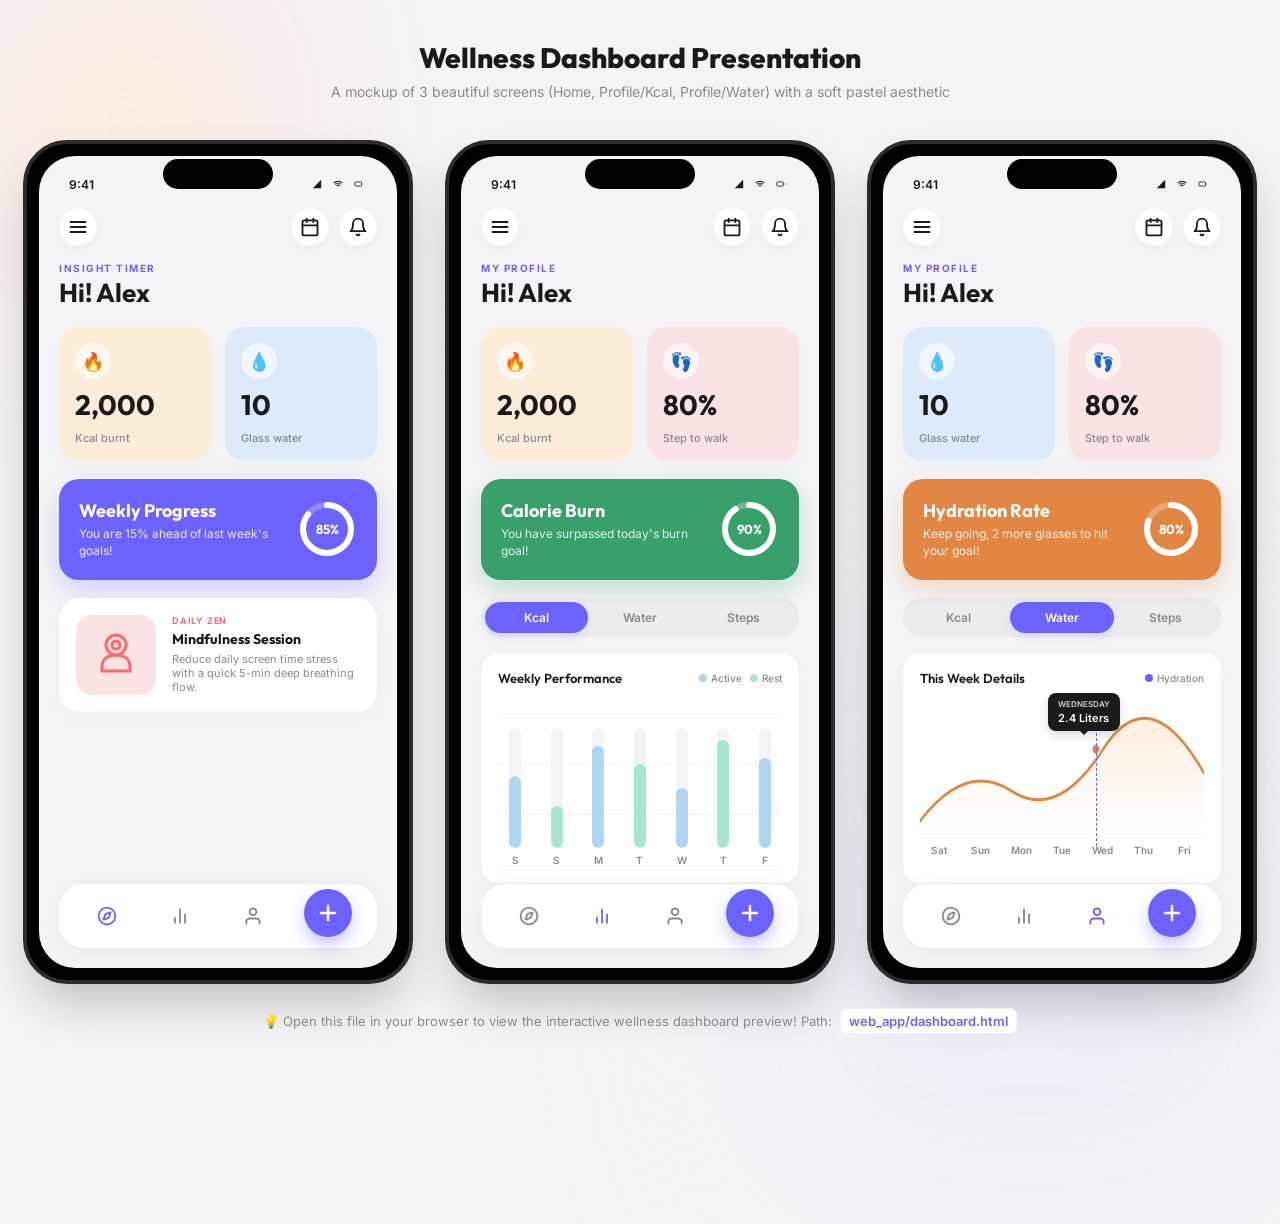
<file: web_app/dashboard.html>
<!DOCTYPE html>
<html lang="en">
<head>
  <meta charset="UTF-8" />
  <meta name="viewport" content="width=device-width, initial-scale=1.0" />
  <title>Wellness Dashboard — WriteSense UI Design</title>
  <link rel="preconnect" href="https://fonts.googleapis.com">
  <link rel="preconnect" href="https://fonts.gstatic.com" crossorigin>
  <link href="https://fonts.googleapis.com/css2?family=Outfit:wght@400;500;600;700;800&family=Inter:wght@400;500;600;700&display=swap" rel="stylesheet">
  <style>
    :root {
      --primary: #6C63FF;
      --primary-light: #8C84FF;
      --bg-peach: #FDECD8;
      --bg-blue: #DCEAFB;
      --bg-pink: #FBE3E4;
      --neutral-bg: #F4F4F6;
      --card-bg: #FFFFFF;
      --text-main: #1A1A1A;
      --text-sub: #8A8A8E;
      --mint: #A8E6CF;
      --pale-blue: #AED6F1;
      --font-display: 'Outfit', sans-serif;
      --font-body: 'Inter', sans-serif;
    }

    * {
      box-sizing: border-box;
      margin: 0;
      padding: 0;
    }

    body {
      font-family: var(--font-body);
      background-color: var(--neutral-bg);
      min-height: 100vh;
      display: flex;
      flex-direction: column;
      align-items: center;
      justify-content: center;
      padding: 40px 20px;
      overflow-x: auto;
      position: relative;
    }

    /* Blurred Background Blobs & Decorative Dots */
    .bg-blob-orange {
      position: absolute;
      top: -100px;
      left: -100px;
      width: 450px;
      height: 450px;
      background: radial-gradient(circle, rgba(253, 236, 216, 0.8) 0%, rgba(251, 227, 228, 0.4) 70%, rgba(244, 244, 246, 0) 100%);
      filter: blur(80px);
      z-index: 1;
      pointer-events: none;
    }

    .bg-blob-canvas {
      position: absolute;
      bottom: -150px;
      right: -50px;
      width: 600px;
      height: 600px;
      background: radial-gradient(circle, rgba(108, 99, 255, 0.08) 0%, rgba(220, 234, 251, 0.15) 60%, rgba(244, 244, 246, 0) 100%);
      filter: blur(100px);
      z-index: 1;
      pointer-events: none;
    }

    .dot {
      position: absolute;
      border-radius: 50%;
      z-index: 2;
      pointer-events: none;
      animation: float 6s ease-in-out infinite alternate;
    }
    .dot-navy {
      width: 12px;
      height: 12px;
      background-color: #1A3C5E;
      top: 15%;
      right: 25%;
      animation-delay: 0s;
    }
    .dot-orange {
      width: 16px;
      height: 16px;
      background-color: #E28743;
      bottom: 20%;
      left: 15%;
      animation-delay: 1.5s;
    }
    .dot-purple {
      width: 10px;
      height: 10px;
      background-color: #764ABC;
      top: 45%;
      left: 30%;
      animation-delay: 3s;
    }

    @keyframes float {
      0% { transform: translateY(0px) scale(1); }
      100% { transform: translateY(-15px) scale(1.1); }
    }

    h1.dashboard-title {
      font-family: var(--font-display);
      font-weight: 800;
      color: var(--text-main);
      margin-bottom: 8px;
      font-size: 28px;
      z-index: 3;
      text-align: center;
    }

    p.dashboard-subtitle {
      font-family: var(--font-body);
      color: var(--text-sub);
      margin-bottom: 40px;
      font-size: 14px;
      z-index: 3;
      text-align: center;
    }

    /* Container for the 3 iPhone screens */
    .screens-container {
      display: flex;
      gap: 32px;
      z-index: 3;
      position: relative;
      flex-wrap: wrap;
      justify-content: center;
      align-items: flex-start;
      max-width: 1300px;
      width: 100%;
    }

    /* iPhone Frame Container */
    .iphone-frame {
      width: 390px;
      height: 844px;
      border-radius: 44px;
      background: #000000;
      padding: 12px;
      box-shadow: 0px 25px 50px -12px rgba(0, 0, 0, 0.25);
      position: relative;
      overflow: hidden;
      border: 4px solid #2C2C2E;
      transition: transform 0.3s ease, box-shadow 0.3s ease;
    }

    .iphone-frame:hover {
      transform: translateY(-5px);
      box-shadow: 0px 30px 60px -10px rgba(0, 0, 0, 0.3);
    }

    /* Inner Screen container */
    .screen-content {
      width: 100%;
      height: 100%;
      background-color: var(--neutral-bg);
      border-radius: 36px;
      overflow: hidden;
      position: relative;
      display: flex;
      flex-direction: column;
      padding: 16px 20px 20px 20px;
      color: var(--text-main);
    }

    /* Dynamic Island / Notch Mockup */
    .iphone-island {
      width: 110px;
      height: 30px;
      background: #000;
      border-radius: 20px;
      position: absolute;
      top: 15px;
      left: 50%;
      transform: translateX(-50%);
      z-index: 10;
    }

    /* Status Bar */
    .status-bar {
      display: flex;
      justify-content: space-between;
      align-items: center;
      height: 24px;
      font-size: 12px;
      font-weight: 600;
      color: var(--text-main);
      padding: 0 10px;
      margin-bottom: 12px;
      font-family: var(--font-body);
      z-index: 9;
    }

    .status-bar-icons {
      display: flex;
      gap: 5px;
      align-items: center;
    }

    .status-bar-icon {
      width: 16px;
      height: 10px;
      display: inline-block;
    }

    /* App Header Row */
    .app-header {
      display: flex;
      justify-content: space-between;
      align-items: center;
      margin-bottom: 16px;
    }

    .header-icon-btn {
      width: 38px;
      height: 38px;
      border-radius: 50%;
      background: var(--card-bg);
      display: flex;
      align-items: center;
      justify-content: center;
      box-shadow: 0px 4px 10px rgba(0, 0, 0, 0.03);
      cursor: pointer;
      border: 1px solid rgba(0,0,0,0.02);
      transition: background-color 0.2s;
    }

    .header-icon-btn:hover {
      background: #ECECEF;
    }

    .header-right {
      display: flex;
      gap: 10px;
    }

    /* Greeting Section */
    .greeting-section {
      margin-bottom: 18px;
    }

    .overline-label {
      font-family: var(--font-body);
      font-size: 10px;
      font-weight: 700;
      letter-spacing: 1.5px;
      color: var(--primary);
      text-transform: uppercase;
      margin-bottom: 2px;
      display: block;
    }

    .greeting-title {
      font-family: var(--font-display);
      font-size: 26px;
      font-weight: 700;
      color: var(--text-main);
    }

    /* Stat Cards Row */
    .stat-cards-row {
      display: flex;
      gap: 14px;
      margin-bottom: 18px;
    }

    /* Reusable Stat Card */
    .stat-card {
      flex: 1;
      border-radius: 20px;
      padding: 16px;
      display: flex;
      flex-direction: column;
      gap: 12px;
      box-shadow: 0px 8px 20px rgba(0, 0, 0, 0.02);
      transition: transform 0.2s;
      cursor: pointer;
    }

    .stat-card:hover {
      transform: scale(1.02);
    }

    .stat-card.peach { background-color: var(--bg-peach); }
    .stat-card.blue { background-color: var(--bg-blue); }
    .stat-card.pink { background-color: var(--bg-pink); }

    .stat-card-icon-badge {
      width: 36px;
      height: 36px;
      border-radius: 50%;
      background: rgba(255, 255, 255, 0.6);
      display: flex;
      align-items: center;
      justify-content: center;
      font-size: 18px;
    }

    .stat-card-number {
      font-family: var(--font-display);
      font-size: 28px;
      font-weight: 700;
      color: var(--text-main);
      line-height: 1;
    }

    .stat-card-label {
      font-family: var(--font-body);
      font-size: 11px;
      color: var(--text-sub);
      font-weight: 500;
    }

    /* Progress Banner Card */
    .progress-banner {
      border-radius: 20px;
      padding: 20px;
      background: var(--primary);
      color: #FFFFFF;
      display: flex;
      justify-content: space-between;
      align-items: center;
      margin-bottom: 18px;
      box-shadow: 0px 10px 25px rgba(108, 99, 255, 0.25);
    }

    .progress-banner.green-theme {
      background: #38A169;
      box-shadow: 0px 10px 25px rgba(56, 161, 105, 0.25);
    }

    .progress-banner.orange-theme {
      background: #E28743;
      box-shadow: 0px 10px 25px rgba(226, 135, 67, 0.25);
    }

    .progress-info {
      flex: 1;
      padding-right: 12px;
    }

    .progress-title {
      font-family: var(--font-display);
      font-size: 18px;
      font-weight: 700;
      margin-bottom: 4px;
    }

    .progress-subtitle {
      font-family: var(--font-body);
      font-size: 12px;
      opacity: 0.85;
      line-height: 1.4;
    }

    /* Circular Progress Ring */
    .progress-ring-container {
      position: relative;
      width: 60px;
      height: 60px;
      display: flex;
      align-items: center;
      justify-content: center;
    }

    .progress-ring-svg {
      transform: rotate(-90deg);
      width: 60px;
      height: 60px;
    }

    .progress-ring-circle-bg {
      fill: none;
      stroke: rgba(255, 255, 255, 0.25);
      stroke-width: 6;
    }

    .progress-ring-circle {
      fill: none;
      stroke: #FFFFFF;
      stroke-width: 6;
      stroke-linecap: round;
      transition: stroke-dashoffset 0.35s;
    }

    .progress-percent-text {
      position: absolute;
      font-family: var(--font-display);
      font-size: 13px;
      font-weight: 700;
      color: #FFFFFF;
    }

    /* Promo Card (Home Screen) */
    .promo-card {
      background: var(--card-bg);
      border-radius: 20px;
      padding: 16px;
      display: flex;
      gap: 16px;
      align-items: center;
      border: 1px solid rgba(0,0,0,0.02);
      box-shadow: 0px 8px 24px rgba(0, 0, 0, 0.02);
      margin-bottom: auto;
    }

    .promo-image-box {
      width: 80px;
      height: 80px;
      border-radius: 16px;
      background: var(--bg-pink);
      display: flex;
      align-items: center;
      justify-content: center;
      overflow: hidden;
      flex-shrink: 0;
    }

    .promo-content {
      display: flex;
      flex-direction: column;
      gap: 4px;
    }

    .promo-tag {
      font-size: 9px;
      font-weight: 700;
      color: #FF6B6B;
      text-transform: uppercase;
      letter-spacing: 0.8px;
    }

    .promo-title {
      font-family: var(--font-display);
      font-size: 14px;
      font-weight: 700;
      color: var(--text-main);
    }

    .promo-desc {
      font-size: 11px;
      color: var(--text-sub);
      line-height: 1.3;
    }

    /* Segmented Tab Bar */
    .segmented-tab-bar {
      background: #ECECEF;
      border-radius: 30px;
      padding: 4px;
      display: flex;
      margin-bottom: 16px;
      box-shadow: inset 0px 2px 4px rgba(0,0,0,0.03);
    }

    .tab-item {
      flex: 1;
      text-align: center;
      padding: 8px 0;
      font-size: 12px;
      font-weight: 600;
      color: var(--text-sub);
      border-radius: 26px;
      cursor: pointer;
      transition: all 0.2s ease;
      font-family: var(--font-body);
    }

    .tab-item.active {
      background: var(--primary);
      color: #FFFFFF;
      box-shadow: 0px 4px 10px rgba(108, 99, 255, 0.15);
    }

    /* Chart Container & Data Visualizations */
    .chart-container {
      background: var(--card-bg);
      border-radius: 16px;
      padding: 16px;
      display: flex;
      flex-direction: column;
      gap: 12px;
      box-shadow: 0px 8px 24px rgba(0, 0, 0, 0.02);
      border: 1px solid rgba(0,0,0,0.02);
      margin-bottom: auto;
      height: 230px;
      position: relative;
    }

    .chart-header {
      display: flex;
      justify-content: space-between;
      align-items: center;
    }

    .chart-title {
      font-family: var(--font-display);
      font-size: 13px;
      font-weight: 600;
      color: var(--text-main);
    }

    .chart-legend {
      display: flex;
      gap: 8px;
      font-size: 10px;
      color: var(--text-sub);
      font-weight: 500;
    }

    .legend-item {
      display: flex;
      align-items: center;
      gap: 4px;
    }

    .legend-color {
      width: 8px;
      height: 8px;
      border-radius: 50%;
    }

    /* Vertical Bar Chart (Kcal) */
    .bar-chart-visual {
      flex: 1;
      display: flex;
      justify-content: space-between;
      align-items: flex-end;
      padding-top: 15px;
      position: relative;
    }

    /* Grid Lines background */
    .grid-lines {
      position: absolute;
      top: 15px;
      bottom: 0;
      left: 0;
      right: 0;
      display: flex;
      flex-direction: column;
      justify-content: space-between;
      pointer-events: none;
      z-index: 1;
    }

    .grid-line {
      width: 100%;
      height: 1px;
      background-color: rgba(0,0,0,0.04);
      position: relative;
    }

    .bar-wrapper {
      display: flex;
      flex-direction: column;
      align-items: center;
      gap: 6px;
      width: 12%;
      z-index: 2;
    }

    .bar-track {
      width: 12px;
      height: 120px;
      background-color: #F4F4F6;
      border-radius: 6px;
      display: flex;
      align-items: flex-end;
      overflow: hidden;
    }

    .bar-fill {
      width: 100%;
      border-radius: 6px;
      transition: height 1s ease-out;
    }
    .bar-fill.mint {
      background-color: var(--mint);
    }
    .bar-fill.pale-blue {
      background-color: var(--pale-blue);
    }

    .bar-label {
      font-size: 10px;
      font-weight: 600;
      color: var(--text-sub);
    }

    /* Area / Line Chart (Water) */
    .area-chart-visual {
      flex: 1;
      position: relative;
      margin-top: 15px;
      z-index: 2;
    }

    .chart-svg {
      width: 100%;
      height: 120px;
    }

    /* Dotted vertical tooltip line */
    .tooltip-line {
      position: absolute;
      top: 0;
      bottom: 20px;
      left: 62%;
      border-left: 1.5px dashed var(--primary);
      z-index: 3;
    }

    /* Floating Tooltip Card */
    .tooltip-card {
      position: absolute;
      top: -20px;
      left: 45%;
      background: var(--text-main);
      color: #FFFFFF;
      padding: 6px 10px;
      border-radius: 8px;
      font-size: 11px;
      font-weight: 600;
      box-shadow: 0px 4px 10px rgba(0,0,0,0.15);
      z-index: 4;
      display: flex;
      flex-direction: column;
      align-items: center;
      gap: 2px;
    }

    .tooltip-card::after {
      content: '';
      position: absolute;
      bottom: -4px;
      left: 50%;
      transform: translateX(-50%);
      border-width: 4px 4px 0;
      border-style: solid;
      border-color: var(--text-main) transparent;
      display: block;
      width: 0;
    }

    .area-labels {
      display: flex;
      justify-content: space-between;
      padding-top: 6px;
      border-top: 1px solid rgba(0,0,0,0.04);
    }

    .area-label {
      font-size: 10px;
      font-weight: 600;
      color: var(--text-sub);
      width: 14%;
      text-align: center;
    }

    /* Bottom Navigation Bar */
    .bottom-nav-bar {
      height: 64px;
      background: var(--card-bg);
      border-radius: 24px;
      display: flex;
      justify-content: space-around;
      align-items: center;
      box-shadow: 0px -4px 20px rgba(0, 0, 0, 0.02), 0px 10px 24px rgba(0, 0, 0, 0.03);
      padding: 0 10px;
      position: relative;
      margin-top: auto;
      border: 1px solid rgba(0,0,0,0.01);
    }

    .nav-item {
      display: flex;
      align-items: center;
      justify-content: center;
      width: 44px;
      height: 44px;
      border-radius: 50%;
      color: var(--text-sub);
      cursor: pointer;
      transition: all 0.2s;
    }

    .nav-item.active {
      color: var(--primary);
    }

    .nav-item:hover {
      background: rgba(108, 99, 255, 0.05);
    }

    /* Prominent Floating action button */
    .floating-fab {
      width: 48px;
      height: 48px;
      border-radius: 50%;
      background: var(--primary);
      color: #FFFFFF;
      display: flex;
      align-items: center;
      justify-content: center;
      box-shadow: 0px 8px 16px rgba(108, 99, 255, 0.35);
      cursor: pointer;
      transition: transform 0.2s, box-shadow 0.2s;
      margin-bottom: 6px; /* slightly raised */
    }

    .floating-fab:hover {
      transform: translateY(-2px);
      box-shadow: 0px 10px 20px rgba(108, 99, 255, 0.45);
    }

    /* Icons */
    .icon {
      fill: none;
      stroke: currentColor;
      stroke-width: 2.2;
      stroke-linecap: round;
      stroke-linejoin: round;
      width: 20px;
      height: 20px;
    }

    /* Quick view interactive buttons */
    .interactive-hint {
      margin-top: 24px;
      font-size: 13px;
      color: var(--text-sub);
      z-index: 3;
      display: flex;
      align-items: center;
      gap: 8px;
    }

    .interactive-hint span {
      background: var(--card-bg);
      padding: 4px 8px;
      border-radius: 6px;
      font-weight: 600;
      color: var(--primary);
      border: 1px solid rgba(0,0,0,0.05);
    }
  </style>
</head>
<body>

  <!-- Decorative Background Blobs & Floating Dots -->
  <div class="bg-blob-orange"></div>
  <div class="bg-blob-canvas"></div>
  <div class="dot dot-navy"></div>
  <div class="dot dot-orange"></div>
  <div class="dot dot-purple"></div>

  <h1 class="dashboard-title">Wellness Dashboard Presentation</h1>
  <p class="dashboard-subtitle">A mockup of 3 beautiful screens (Home, Profile/Kcal, Profile/Water) with a soft pastel aesthetic</p>

  <div class="screens-container">

    <!-- ══════════════════════════════════════════════════════════════════════
         SCREEN 1: HOME
    ══════════════════════════════════════════════════════════════════════ -->
    <div class="iphone-frame">
      <div class="iphone-island"></div>
      <div class="screen-content">
        <!-- Status Bar -->
        <div class="status-bar">
          <span>9:41</span>
          <div class="status-bar-icons">
            <!-- Signal -->
            <svg class="status-bar-icon" viewBox="0 0 24 24" fill="currentColor"><path d="M2 22h20V2z"/></svg>
            <!-- Wifi -->
            <svg class="status-bar-icon" viewBox="0 0 24 24" fill="none" stroke="currentColor" stroke-width="2.5"><path d="M12 20h.01M8.5 16.5a5 5 0 0 1 7 0M5 13a10 10 0 0 1 14 0M1.5 9.5a15 15 0 0 1 21 0"/></svg>
            <!-- Battery -->
            <svg class="status-bar-icon" viewBox="0 0 24 24" fill="none" stroke="currentColor" stroke-width="2"><rect x="2" y="7" width="16" height="10" rx="2"/><line x1="22" y1="11" x2="22" y2="13"/></svg>
          </div>
        </div>

        <!-- Header -->
        <div class="app-header">
          <div class="header-icon-btn">
            <svg class="icon" viewBox="0 0 24 24"><line x1="3" y1="12" x2="21" y2="12"/><line x1="3" y1="6" x2="21" y2="6"/><line x1="3" y1="18" x2="21" y2="18"/></svg>
          </div>
          <div class="header-right">
            <div class="header-icon-btn">
              <svg class="icon" viewBox="0 0 24 24"><rect x="3" y="4" width="18" height="18" rx="2" ry="2"/><line x1="16" y1="2" x2="16" y2="6"/><line x1="8" y1="2" x2="8" y2="6"/><line x1="3" y1="10" x2="21" y2="10"/></svg>
            </div>
            <div class="header-icon-btn">
              <svg class="icon" viewBox="0 0 24 24"><path d="M18 8A6 6 0 0 0 6 8c0 7-3 9-3 9h18s-3-2-3-9"/><path d="M13.73 21a2 2 0 0 1-3.46 0"/></svg>
            </div>
          </div>
        </div>

        <!-- Greeting -->
        <div class="greeting-section">
          <span class="overline-label">INSIGHT TIMER</span>
          <h2 class="greeting-title">Hi! Alex</h2>
        </div>

        <!-- Stat Cards -->
        <div class="stat-cards-row">
          <!-- StatCard: Kcal -->
          <div class="stat-card peach">
            <div class="stat-card-icon-badge">🔥</div>
            <div class="stat-card-number">2,000</div>
            <div class="stat-card-label">Kcal burnt</div>
          </div>
          <!-- StatCard: Water -->
          <div class="stat-card blue">
            <div class="stat-card-icon-badge">💧</div>
            <div class="stat-card-number">10</div>
            <div class="stat-card-label">Glass water</div>
          </div>
        </div>

        <!-- ProgressBanner -->
        <div class="progress-banner">
          <div class="progress-info">
            <h3 class="progress-title">Weekly Progress</h3>
            <p class="progress-subtitle">You are 15% ahead of last week's goals!</p>
          </div>
          <div class="progress-ring-container">
            <svg class="progress-ring-svg">
              <circle class="progress-ring-circle-bg" cx="30" cy="30" r="24"/>
              <circle class="progress-ring-circle" cx="30" cy="30" r="24" stroke-dasharray="150.79" stroke-dashoffset="22.61"/> <!-- 85% -->
            </svg>
            <span class="progress-percent-text">85%</span>
          </div>
        </div>

        <!-- Promo/Illustration Card -->
        <div class="promo-card">
          <div class="promo-image-box">
            <!-- Simple clean SVG illustration representing wellness/mindfulness -->
            <svg width="48" height="48" viewBox="0 0 24 24" fill="none" stroke="#FF6B6B" stroke-width="1.5">
              <path d="M12 2a5 5 0 1 0 0 10 5 5 0 1 0 0-10z" fill="rgba(251, 227, 228, 0.6)"/>
              <path d="M12 12c-4 0-7 2-7 6v2h14v-2c0-4-3-6-7-6z"/>
              <circle cx="12" cy="7" r="2"/>
            </svg>
          </div>
          <div class="promo-content">
            <span class="promo-tag">Daily Zen</span>
            <h4 class="promo-title">Mindfulness Session</h4>
            <p class="promo-desc">Reduce daily screen time stress with a quick 5-min deep breathing flow.</p>
          </div>
        </div>

        <!-- Bottom Navigation Bar -->
        <div class="bottom-nav-bar">
          <div class="nav-item active">
            <svg class="icon" viewBox="0 0 24 24"><circle cx="12" cy="12" r="10"/><polygon points="16.24 7.76 14.12 14.12 7.76 16.24 9.88 9.88 16.24 7.76"/></svg>
          </div>
          <div class="nav-item">
            <svg class="icon" viewBox="0 0 24 24"><line x1="18" y1="20" x2="18" y2="10"/><line x1="12" y1="20" x2="12" y2="4"/><line x1="6" y1="20" x2="6" y2="14"/></svg>
          </div>
          <div class="nav-item">
            <svg class="icon" viewBox="0 0 24 24"><path d="M20 21v-2a4 4 0 0 0-4-4H8a4 4 0 0 0-4 4v2"/><circle cx="12" cy="7" r="4"/></svg>
          </div>
          <div class="floating-fab">
            <svg class="icon" style="width:24px;height:24px;stroke-width:2.5" viewBox="0 0 24 24"><line x1="12" y1="5" x2="12" y2="19"/><line x1="5" y1="12" x2="19" y2="12"/></svg>
          </div>
        </div>
      </div>
    </div>

    <!-- ══════════════════════════════════════════════════════════════════════
         SCREEN 2: PROFILE / KCAL
    ══════════════════════════════════════════════════════════════════════ -->
    <div class="iphone-frame">
      <div class="iphone-island"></div>
      <div class="screen-content">
        <!-- Status Bar -->
        <div class="status-bar">
          <span>9:41</span>
          <div class="status-bar-icons">
            <svg class="status-bar-icon" viewBox="0 0 24 24" fill="currentColor"><path d="M2 22h20V2z"/></svg>
            <svg class="status-bar-icon" viewBox="0 0 24 24" fill="none" stroke="currentColor" stroke-width="2.5"><path d="M12 20h.01M8.5 16.5a5 5 0 0 1 7 0M5 13a10 10 0 0 1 14 0M1.5 9.5a15 15 0 0 1 21 0"/></svg>
            <svg class="status-bar-icon" viewBox="0 0 24 24" fill="none" stroke="currentColor" stroke-width="2"><rect x="2" y="7" width="16" height="10" rx="2"/><line x1="22" y1="11" x2="22" y2="13"/></svg>
          </div>
        </div>

        <!-- Header -->
        <div class="app-header">
          <div class="header-icon-btn">
            <svg class="icon" viewBox="0 0 24 24"><line x1="3" y1="12" x2="21" y2="12"/><line x1="3" y1="6" x2="21" y2="6"/><line x1="3" y1="18" x2="21" y2="18"/></svg>
          </div>
          <div class="header-right">
            <div class="header-icon-btn">
              <svg class="icon" viewBox="0 0 24 24"><rect x="3" y="4" width="18" height="18" rx="2" ry="2"/><line x1="16" y1="2" x2="16" y2="6"/><line x1="8" y1="2" x2="8" y2="6"/><line x1="3" y1="10" x2="21" y2="10"/></svg>
            </div>
            <div class="header-icon-btn">
              <svg class="icon" viewBox="0 0 24 24"><path d="M18 8A6 6 0 0 0 6 8c0 7-3 9-3 9h18s-3-2-3-9"/><path d="M13.73 21a2 2 0 0 1-3.46 0"/></svg>
            </div>
          </div>
        </div>

        <!-- Greeting -->
        <div class="greeting-section">
          <span class="overline-label">MY PROFILE</span>
          <h2 class="greeting-title">Hi! Alex</h2>
        </div>

        <!-- Stat Cards -->
        <div class="stat-cards-row">
          <div class="stat-card peach">
            <div class="stat-card-icon-badge">🔥</div>
            <div class="stat-card-number">2,000</div>
            <div class="stat-card-label">Kcal burnt</div>
          </div>
          <div class="stat-card pink">
            <div class="stat-card-icon-badge">👣</div>
            <div class="stat-card-number">80%</div>
            <div class="stat-card-label">Step to walk</div>
          </div>
        </div>

        <!-- ProgressBanner (with alternative Green theme to represent calorie balance success) -->
        <div class="progress-banner green-theme">
          <div class="progress-info">
            <h3 class="progress-title">Calorie Burn</h3>
            <p class="progress-subtitle">You have surpassed today's burn goal!</p>
          </div>
          <div class="progress-ring-container">
            <svg class="progress-ring-svg">
              <circle class="progress-ring-circle-bg" cx="30" cy="30" r="24"/>
              <circle class="progress-ring-circle" cx="30" cy="30" r="24" stroke-dasharray="150.79" stroke-dashoffset="15.08"/> <!-- 90% -->
            </svg>
            <span class="progress-percent-text">90%</span>
          </div>
        </div>

        <!-- Segmented Tab Bar -->
        <div class="segmented-tab-bar">
          <div class="tab-item active">Kcal</div>
          <div class="tab-item">Water</div>
          <div class="tab-item">Steps</div>
        </div>

        <!-- Bar Chart (Kcal) -->
        <div class="chart-container">
          <div class="chart-header">
            <span class="chart-title">Weekly Performance</span>
            <div class="chart-legend">
              <div class="legend-item">
                <span class="legend-color" style="background-color: var(--pale-blue)"></span>
                <span>Active</span>
              </div>
              <div class="legend-item">
                <span class="legend-color" style="background-color: var(--mint)"></span>
                <span>Rest</span>
              </div>
            </div>
          </div>
          <div class="bar-chart-visual">
            <div class="grid-lines">
              <div class="grid-line"></div>
              <div class="grid-line"></div>
              <div class="grid-line"></div>
              <div class="grid-line"></div>
            </div>
            <!-- Sat -->
            <div class="bar-wrapper">
              <div class="bar-track"><div class="bar-fill pale-blue" style="height: 60%"></div></div>
              <span class="bar-label">S</span>
            </div>
            <!-- Sun -->
            <div class="bar-wrapper">
              <div class="bar-track"><div class="bar-fill mint" style="height: 35%"></div></div>
              <span class="bar-label">S</span>
            </div>
            <!-- Mon -->
            <div class="bar-wrapper">
              <div class="bar-track"><div class="bar-fill pale-blue" style="height: 85%"></div></div>
              <span class="bar-label">M</span>
            </div>
            <!-- Tue -->
            <div class="bar-wrapper">
              <div class="bar-track"><div class="bar-fill mint" style="height: 70%"></div></div>
              <span class="bar-label">T</span>
            </div>
            <!-- Wed -->
            <div class="bar-wrapper">
              <div class="bar-track"><div class="bar-fill pale-blue" style="height: 50%"></div></div>
              <span class="bar-label">W</span>
            </div>
            <!-- Thu -->
            <div class="bar-wrapper">
              <div class="bar-track"><div class="bar-fill mint" style="height: 90%"></div></div>
              <span class="bar-label">T</span>
            </div>
            <!-- Fri -->
            <div class="bar-wrapper">
              <div class="bar-track"><div class="bar-fill pale-blue" style="height: 75%"></div></div>
              <span class="bar-label">F</span>
            </div>
          </div>
        </div>

        <!-- Bottom Navigation Bar -->
        <div class="bottom-nav-bar">
          <div class="nav-item">
            <svg class="icon" viewBox="0 0 24 24"><circle cx="12" cy="12" r="10"/><polygon points="16.24 7.76 14.12 14.12 7.76 16.24 9.88 9.88 16.24 7.76"/></svg>
          </div>
          <div class="nav-item active">
            <svg class="icon" viewBox="0 0 24 24"><line x1="18" y1="20" x2="18" y2="10"/><line x1="12" y1="20" x2="12" y2="4"/><line x1="6" y1="20" x2="6" y2="14"/></svg>
          </div>
          <div class="nav-item">
            <svg class="icon" viewBox="0 0 24 24"><path d="M20 21v-2a4 4 0 0 0-4-4H8a4 4 0 0 0-4 4v2"/><circle cx="12" cy="7" r="4"/></svg>
          </div>
          <div class="floating-fab">
            <svg class="icon" style="width:24px;height:24px;stroke-width:2.5" viewBox="0 0 24 24"><line x1="12" y1="5" x2="12" y2="19"/><line x1="5" y1="12" x2="19" y2="12"/></svg>
          </div>
        </div>
      </div>
    </div>

    <!-- ══════════════════════════════════════════════════════════════════════
         SCREEN 3: PROFILE / WATER
    ══════════════════════════════════════════════════════════════════════ -->
    <div class="iphone-frame">
      <div class="iphone-island"></div>
      <div class="screen-content">
        <!-- Status Bar -->
        <div class="status-bar">
          <span>9:41</span>
          <div class="status-bar-icons">
            <svg class="status-bar-icon" viewBox="0 0 24 24" fill="currentColor"><path d="M2 22h20V2z"/></svg>
            <svg class="status-bar-icon" viewBox="0 0 24 24" fill="none" stroke="currentColor" stroke-width="2.5"><path d="M12 20h.01M8.5 16.5a5 5 0 0 1 7 0M5 13a10 10 0 0 1 14 0M1.5 9.5a15 15 0 0 1 21 0"/></svg>
            <svg class="status-bar-icon" viewBox="0 0 24 24" fill="none" stroke="currentColor" stroke-width="2"><rect x="2" y="7" width="16" height="10" rx="2"/><line x1="22" y1="11" x2="22" y2="13"/></svg>
          </div>
        </div>

        <!-- Header -->
        <div class="app-header">
          <div class="header-icon-btn">
            <svg class="icon" viewBox="0 0 24 24"><line x1="3" y1="12" x2="21" y2="12"/><line x1="3" y1="6" x2="21" y2="6"/><line x1="3" y1="18" x2="21" y2="18"/></svg>
          </div>
          <div class="header-right">
            <div class="header-icon-btn">
              <svg class="icon" viewBox="0 0 24 24"><rect x="3" y="4" width="18" height="18" rx="2" ry="2"/><line x1="16" y1="2" x2="16" y2="6"/><line x1="8" y1="2" x2="8" y2="6"/><line x1="3" y1="10" x2="21" y2="10"/></svg>
            </div>
            <div class="header-icon-btn">
              <svg class="icon" viewBox="0 0 24 24"><path d="M18 8A6 6 0 0 0 6 8c0 7-3 9-3 9h18s-3-2-3-9"/><path d="M13.73 21a2 2 0 0 1-3.46 0"/></svg>
            </div>
          </div>
        </div>

        <!-- Greeting -->
        <div class="greeting-section">
          <span class="overline-label">MY PROFILE</span>
          <h2 class="greeting-title">Hi! Alex</h2>
        </div>

        <!-- Stat Cards -->
        <div class="stat-cards-row">
          <div class="stat-card blue">
            <div class="stat-card-icon-badge">💧</div>
            <div class="stat-card-number">10</div>
            <div class="stat-card-label">Glass water</div>
          </div>
          <div class="stat-card pink">
            <div class="stat-card-icon-badge">👣</div>
            <div class="stat-card-number">80%</div>
            <div class="stat-card-label">Step to walk</div>
          </div>
        </div>

        <!-- ProgressBanner (with alternative Orange theme to represent hydration target progress) -->
        <div class="progress-banner orange-theme">
          <div class="progress-info">
            <h3 class="progress-title">Hydration Rate</h3>
            <p class="progress-subtitle">Keep going, 2 more glasses to hit your goal!</p>
          </div>
          <div class="progress-ring-container">
            <svg class="progress-ring-svg">
              <circle class="progress-ring-circle-bg" cx="30" cy="30" r="24"/>
              <circle class="progress-ring-circle" cx="30" cy="30" r="24" stroke-dasharray="150.79" stroke-dashoffset="30.16"/> <!-- 80% -->
            </svg>
            <span class="progress-percent-text">80%</span>
          </div>
        </div>

        <!-- Segmented Tab Bar -->
        <div class="segmented-tab-bar">
          <div class="tab-item">Kcal</div>
          <div class="tab-item active">Water</div>
          <div class="tab-item">Steps</div>
        </div>

        <!-- Area / Line Chart (Water) -->
        <div class="chart-container">
          <div class="chart-header">
            <span class="chart-title">This Week Details</span>
            <div class="chart-legend">
              <div class="legend-item">
                <span class="legend-color" style="background-color: var(--primary)"></span>
                <span>Hydration</span>
              </div>
            </div>
          </div>
          <div class="area-chart-visual">
            <!-- Tooltip elements -->
            <div class="tooltip-line"></div>
            <div class="tooltip-card">
              <span style="font-size: 8px; opacity:0.8; text-transform:uppercase">Wednesday</span>
              <span>2.4 Liters</span>
            </div>

            <!-- SVG Smooth Area Curve -->
            <svg class="chart-svg" viewBox="0 0 310 100" preserveAspectRatio="none">
              <!-- Definitions for Gradients -->
              <defs>
                <linearGradient id="peachGradient" x1="0" y1="0" x2="0" y2="1">
                  <stop offset="0%" stop-color="#FDECD8" stop-opacity="0.8"/>
                  <stop offset="100%" stop-color="#FDECD8" stop-opacity="0.0"/>
                </linearGradient>
              </defs>
              <!-- Filled Area -->
              <path d="M 0 90 Q 50 40 100 65 T 200 30 T 310 50 L 310 100 L 0 100 Z" fill="url(#peachGradient)" />
              <!-- Smooth Stroke Line -->
              <path d="M 0 90 Q 50 40 100 65 T 200 30 T 310 50" fill="none" stroke="#E28743" stroke-width="2.5" stroke-linecap="round" />
              <!-- Data point circles -->
              <circle cx="192" cy="30" r="4.5" fill="#E28743" stroke="#FFFFFF" stroke-width="1.5" />
            </svg>

            <!-- X Axis Labels -->
            <div class="area-labels">
              <span class="area-label">Sat</span>
              <span class="area-label">Sun</span>
              <span class="area-label">Mon</span>
              <span class="area-label">Tue</span>
              <span class="area-label">Wed</span>
              <span class="area-label">Thu</span>
              <span class="area-label">Fri</span>
            </div>
          </div>
        </div>

        <!-- Bottom Navigation Bar -->
        <div class="bottom-nav-bar">
          <div class="nav-item">
            <svg class="icon" viewBox="0 0 24 24"><circle cx="12" cy="12" r="10"/><polygon points="16.24 7.76 14.12 14.12 7.76 16.24 9.88 9.88 16.24 7.76"/></svg>
          </div>
          <div class="nav-item">
            <svg class="icon" viewBox="0 0 24 24"><line x1="18" y1="20" x2="18" y2="10"/><line x1="12" y1="20" x2="12" y2="4"/><line x1="6" y1="20" x2="6" y2="14"/></svg>
          </div>
          <div class="nav-item active">
            <svg class="icon" viewBox="0 0 24 24"><path d="M20 21v-2a4 4 0 0 0-4-4H8a4 4 0 0 0-4 4v2"/><circle cx="12" cy="7" r="4"/></svg>
          </div>
          <div class="floating-fab">
            <svg class="icon" style="width:24px;height:24px;stroke-width:2.5" viewBox="0 0 24 24"><line x1="12" y1="5" x2="12" y2="19"/><line x1="5" y1="12" x2="19" y2="12"/></svg>
          </div>
        </div>
      </div>
    </div>

  </div>

  <div class="interactive-hint">
    💡 Open this file in your browser to view the interactive wellness dashboard preview! Path: <span>web_app/dashboard.html</span>
  </div>

</body>
</html>
</file>
